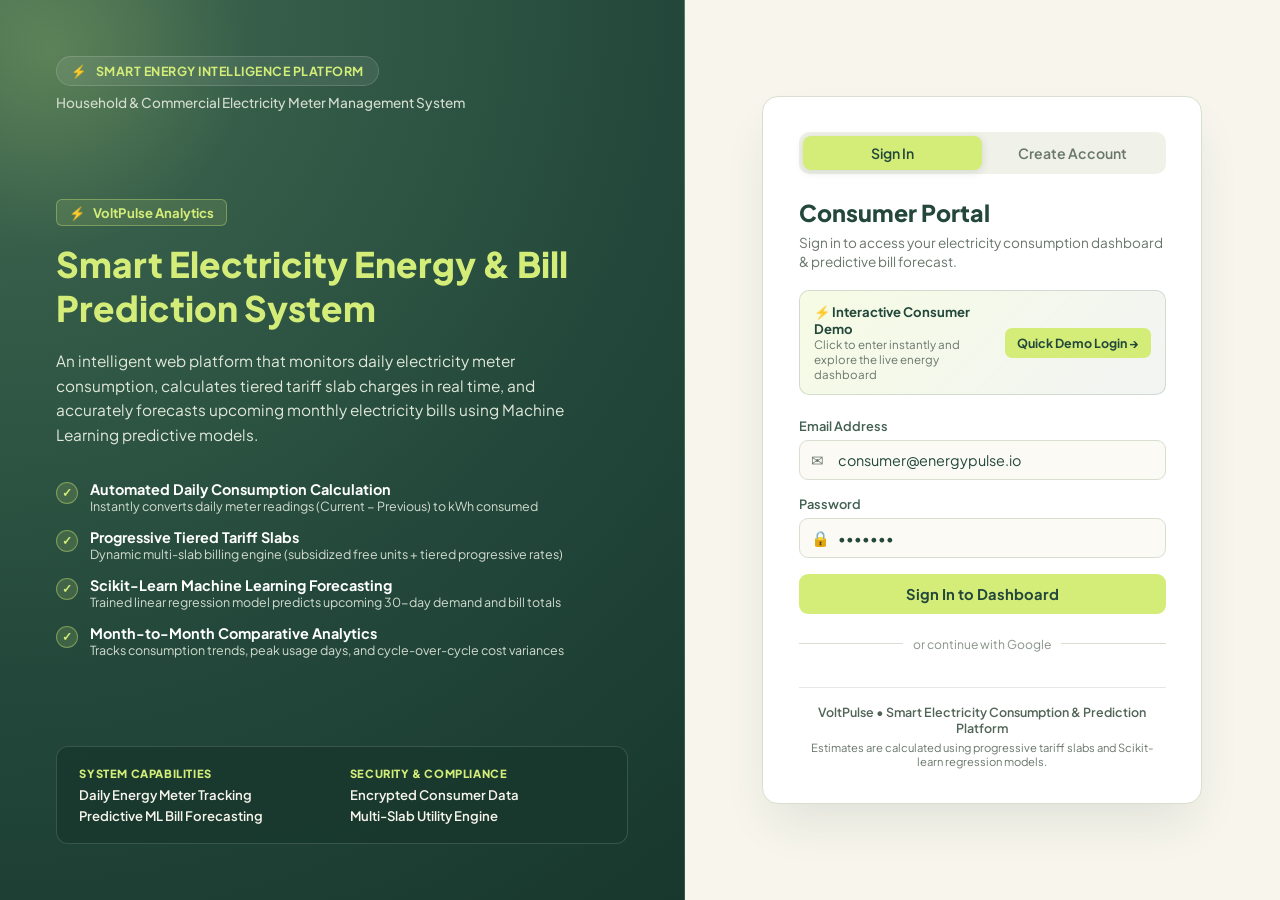
<file: frontend/login.html>
<!DOCTYPE html>
<html lang="en">
<head>
  <meta charset="UTF-8">
  <meta name="viewport" content="width=device-width, initial-scale=1.0">
  <title>VoltPulse | Smart Electricity Energy & Bill Prediction System</title>
  <link rel="preconnect" href="https://fonts.googleapis.com">
  <link rel="preconnect" href="https://fonts.gstatic.com" crossorigin>
  <link href="https://fonts.googleapis.com/css2?family=Plus+Jakarta+Sans:wght@300;400;500;600;700;800&display=swap" rel="stylesheet">
  <link rel="stylesheet" href="/frontend/login.css">
  <script src="https://accounts.google.com/gsi/client" async defer></script>
  <script src="/frontend/login.js" defer></script>
</head>
<body>
  <div class="auth-wrapper">
    <!-- Enterprise Energy Hero Sidebar -->
    <aside class="auth-hero">
      <div class="hero-header">
        <div class="university-pill">
          <span class="uni-icon">⚡</span>
          <span>SMART ENERGY INTELLIGENCE PLATFORM</span>
        </div>
        <p class="dept-tag">Household & Commercial Electricity Meter Management System</p>
      </div>

      <div class="hero-body">
        <div class="brand-tag">
          <span class="flash-icon">⚡</span>
          <span class="brand-name">VoltPulse Analytics</span>
        </div>
        <h1 class="hero-title">Smart Electricity Energy & Bill Prediction System</h1>
        <p class="hero-desc">
          An intelligent web platform that monitors daily electricity meter consumption, calculates tiered tariff slab charges in real time, and accurately forecasts upcoming monthly electricity bills using Machine Learning predictive models.
        </p>

        <div class="feature-checklist">
          <div class="feature-item">
            <span class="feat-check">✓</span>
            <div>
              <b>Automated Daily Consumption Calculation</b>
              <small>Instantly converts daily meter readings (Current − Previous) to kWh consumed</small>
            </div>
          </div>
          <div class="feature-item">
            <span class="feat-check">✓</span>
            <div>
              <b>Progressive Tiered Tariff Slabs</b>
              <small>Dynamic multi-slab billing engine (subsidized free units + tiered progressive rates)</small>
            </div>
          </div>
          <div class="feature-item">
            <span class="feat-check">✓</span>
            <div>
              <b>Scikit-Learn Machine Learning Forecasting</b>
              <small>Trained linear regression model predicts upcoming 30-day demand and bill totals</small>
            </div>
          </div>
          <div class="feature-item">
            <span class="feat-check">✓</span>
            <div>
              <b>Month-to-Month Comparative Analytics</b>
              <small>Tracks consumption trends, peak usage days, and cycle-over-cycle cost variances</small>
            </div>
          </div>
        </div>
      </div>

      <div class="academic-credits">
        <div class="credit-col">
          <span class="credit-role">SYSTEM CAPABILITIES</span>
          <b>Daily Energy Meter Tracking</b>
          <b>Predictive ML Bill Forecasting</b>
        </div>
        <div class="credit-col">
          <span class="credit-role">SECURITY & COMPLIANCE</span>
          <b>Encrypted Consumer Data</b>
          <b>Multi-Slab Utility Engine</b>
        </div>
      </div>
    </aside>

    <!-- Main Authentication Form Card -->
    <main class="auth-container">
      <div class="auth-card">
        <div class="auth-card-header">
          <div class="mobile-logo">
            <span class="flash-icon">⚡</span>
            <span>VoltPulse Energy</span>
          </div>
          <div class="tab-switch">
            <button type="button" id="tabLogin" class="tab-btn active">Sign In</button>
            <button type="button" id="tabRegister" class="tab-btn">Create Account</button>
          </div>
          <h2 id="formTitle">Consumer Portal</h2>
          <p id="formSubtitle" class="auth-subtitle">Sign in to access your electricity consumption dashboard & predictive bill forecast.</p>
        </div>

        <!-- Quick Demo Consumer Login -->
        <div class="demo-access-box">
          <div class="demo-text">
            <span>⚡ Interactive Consumer Demo</span>
            <small>Click to enter instantly and explore the live energy dashboard</small>
          </div>
          <button type="button" id="demoLoginBtn" class="demo-btn">
            Quick Demo Login &rarr;
          </button>
        </div>

        <form id="authForm" novalidate>
          <div id="nameGroup" class="form-group" style="display: none;">
            <label for="fullName">Full Name / Household Name</label>
            <div class="input-wrapper">
              <span class="input-icon">👤</span>
              <input type="text" id="fullName" placeholder="e.g. Household Account" autocomplete="name">
            </div>
          </div>

          <div class="form-group">
            <label for="email">Email Address</label>
            <div class="input-wrapper">
              <span class="input-icon">✉</span>
              <input type="email" id="email" required placeholder="name@example.com" autocomplete="email" value="consumer@energypulse.io">
            </div>
          </div>

          <div class="form-group">
            <label for="password">Password</label>
            <div class="input-wrapper">
              <span class="input-icon">🔒</span>
              <input type="password" id="password" required placeholder="Enter password (default: demo123)" autocomplete="current-password" value="demo123">
            </div>
          </div>

          <div id="authAlert" class="alert-box" style="display: none;"></div>

          <button type="submit" id="submitBtn" class="submit-btn">
            <span id="submitText">Sign In to Dashboard</span>
            <span id="submitSpinner" class="spinner" style="display: none;"></span>
          </button>
        </form>

        <div class="divider">
          <span>or continue with Google</span>
        </div>

        <div class="google-box">
          <div id="g_id_onload"
               data-client_id="363162487877-57o9frbktb36nasdu56kikejkkvlsjk8.apps.googleusercontent.com"
               data-callback="handleGoogleSignIn"
               data-auto_prompt="false">
          </div>
          <div class="g_id_signin"
               data-type="standard"
               data-size="large"
               data-theme="outline"
               data-text="signin_with"
               data-shape="rectangular"
               data-logo_alignment="left"
               data-width="360">
          </div>
        </div>

        <div class="auth-footer">
          <p>VoltPulse &bull; Smart Electricity Consumption & Prediction Platform</p>
          <small>Estimates are calculated using progressive tariff slabs and Scikit-learn regression models.</small>
        </div>
      </div>
    </main>
  </div>
</body>
</html>
</file>
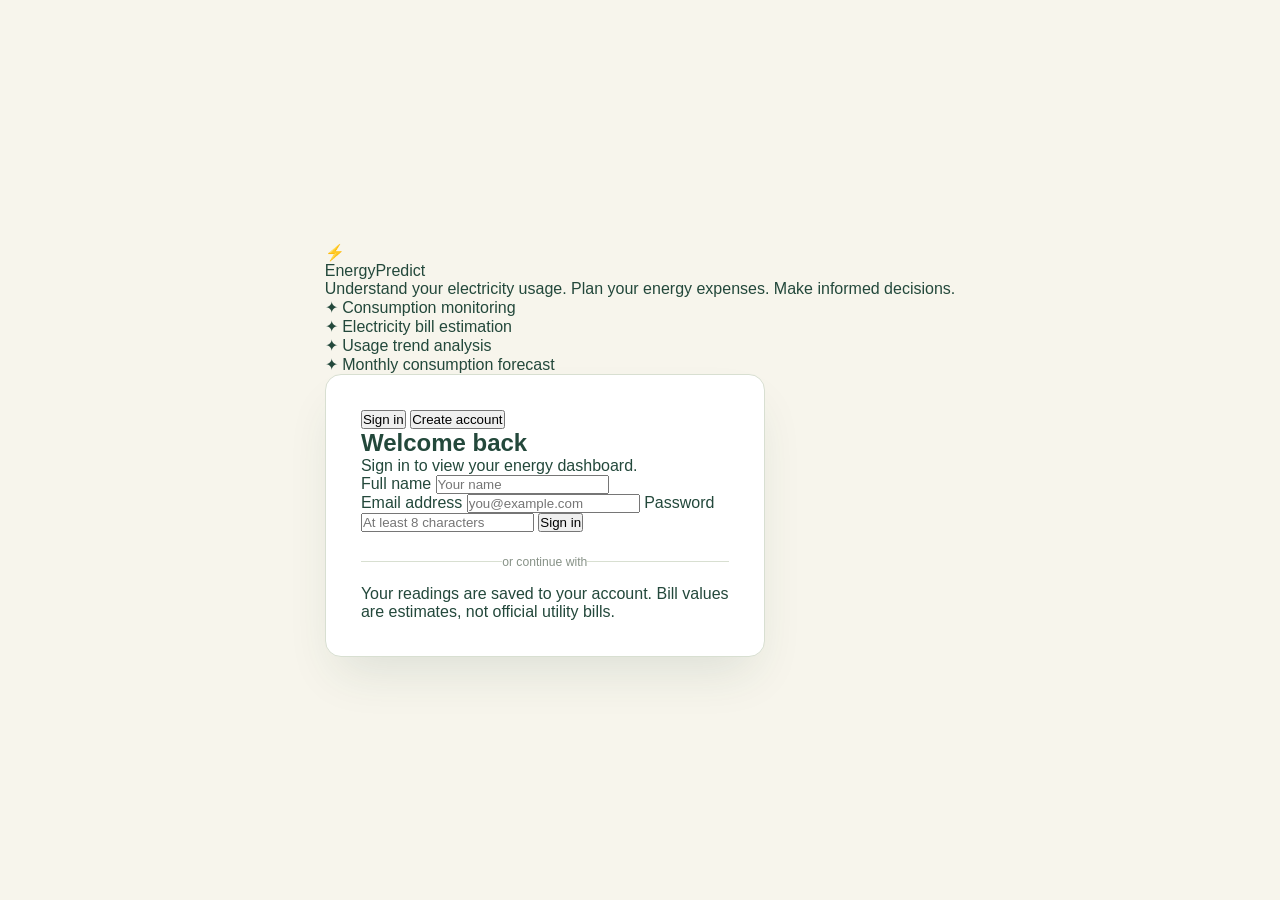
<file: backup_original/frontend/login.html>
<!DOCTYPE html>
<html lang="en">
<head>
  <meta charset="UTF-8">
  <meta name="viewport" content="width=device-width, initial-scale=1.0">
  <title>EnergyPredict | Welcome</title>
  <link rel="stylesheet" href="/frontend/login.css">
  <script src="https://accounts.google.com/gsi/client" async defer></script>
  <script src="/frontend/login.js" defer></script>
</head>
<body>
  <main class="auth-shell">
    <section class="auth-brand">
      <div class="brand-mark">⚡</div>
      <div class="brand-name">EnergyPredict</div>
      <p>Understand your electricity usage. Plan your energy expenses. Make informed decisions.</p>
      <div class="auth-feature"><span>✦</span> Consumption monitoring</div>
      <div class="auth-feature"><span>✦</span> Electricity bill estimation</div>
      <div class="auth-feature"><span>✦</span> Usage trend analysis</div>
      <div class="auth-feature"><span>✦</span> Monthly consumption forecast</div>
    </section>

    <section class="auth-card">
      <div class="tabs">
        <button type="button" id="loginTab" class="tab active">Sign in</button>
        <button type="button" id="registerTab" class="tab">Create account</button>
      </div>

      <h1 id="formTitle">Welcome back</h1>
      <p class="muted" id="formSubtitle">Sign in to view your energy dashboard.</p>

      <form id="authForm">
        <div id="nameField" class="hidden">
          <label for="name">Full name</label>
          <input id="name" name="name" autocomplete="name" placeholder="Your name">
        </div>

        <label for="email">Email address</label>
        <input id="email" name="email" type="email" required
               autocomplete="email" placeholder="you@example.com">

        <label for="password">Password</label>
        <input id="password" name="password" type="password" required
               minlength="8" autocomplete="current-password"
               placeholder="At least 8 characters">

        <button class="primary-btn" type="submit" id="submitButton">Sign in</button>
        <p id="authMessage" class="message" role="status"></p>
      </form>

      <div class="divider">or continue with</div>
      <div id="googleButton" class="google-wrap"></div>
      <p id="googleMessage" class="message" role="status"></p>
      <p class="fineprint">Your readings are saved to your account. Bill values are estimates, not official utility bills.</p>
     
<div class="google-login-wrapper">
    <div
        id="g_id_onload"
        data-client_id="363162487877-57o9frbktb36nasdu56kikejkkvlsjk8.apps.googleusercontent.com"
        data-callback="handleGoogleSignIn"
        data-auto_prompt="false">
    </div>

    <div
        class="g_id_signin"
        data-type="standard"
        data-size="large"
        data-theme="outline"
        data-text="continue_with"
        data-shape="rectangular"
        data-logo_alignment="left"
        data-width="380">
    </div>
</div>
    </section>
  </main>
  <script src="/frontend/login.js"></script>
</body>
</html>
</file>
<file: frontend/login.css>
:root {
  --primary: #D4ED79;
  --primary-hover: #B9D95B;
  --primary-light: rgba(212, 237, 121, 0.18);
  --accent-teal: #23483B;
  --accent-emerald: #426B52;
  --bg-dark: #F7F5EC;
  --bg-card: #FFFFFF;
  --bg-input: #FBFAF5;
  --border: #D8DFD1;
  --border-focus: #23483B;
  --text-main: #23483B;
  --text-muted: #68766B;
  --radius: 12px;
  --transition: all 0.2s cubic-bezier(0.4, 0, 0.2, 1);
}

* {
  box-sizing: border-box;
  margin: 0;
  padding: 0;
  font-family: 'Plus Jakarta Sans', -apple-system, BlinkMacSystemFont, 'Segoe UI', Roboto, sans-serif;
}

body {
  background: var(--bg-dark);
  color: var(--text-main);
  min-height: 100vh;
  display: flex;
  align-items: center;
  justify-content: center;
}

.auth-wrapper {
  display: grid;
  grid-template-columns: 1.15fr 1fr;
  width: 100%;
  min-height: 100vh;
}

/* Academic Sidebar */
.auth-hero {
  background: radial-gradient(circle at top left, #426B52, #23483B 60%, #18372D 100%);
  padding: 3.5rem 3.5rem;
  display: flex;
  flex-direction: column;
  justify-content: space-between;
  border-right: 1px solid rgba(255, 255, 255, 0.12);
  position: relative;
  overflow: hidden;
}

.auth-hero::before {
  content: "";
  position: absolute;
  top: -150px;
  left: -150px;
  width: 400px;
  height: 400px;
  background: radial-gradient(circle, rgba(212, 237, 121, 0.20), transparent 70%);
  border-radius: 50%;
  pointer-events: none;
}

.hero-header {
  position: relative;
  z-index: 2;
}

.university-pill {
  display: inline-flex;
  align-items: center;
  gap: 8px;
  background: rgba(255, 255, 255, 0.08);
  border: 1px solid rgba(255, 255, 255, 0.15);
  padding: 6px 14px;
  border-radius: 100px;
  font-size: 0.78rem;
  font-weight: 700;
  letter-spacing: 0.5px;
  color: #D4ED79;
  margin-bottom: 8px;
  backdrop-filter: blur(8px);
}

.dept-tag {
  color: #D3DCCF;
  font-size: 0.85rem;
  font-weight: 500;
}

.hero-body {
  position: relative;
  z-index: 2;
  margin: 2.5rem 0;
}

.brand-tag {
  display: inline-flex;
  align-items: center;
  gap: 8px;
  background: rgba(212, 237, 121, 0.12);
  border: 1px solid rgba(212, 237, 121, 0.35);
  color: #D4ED79;
  padding: 4px 12px;
  border-radius: 6px;
  font-size: 0.82rem;
  font-weight: 700;
  margin-bottom: 1rem;
}

.hero-title {
  font-size: 2.2rem;
  font-weight: 800;
  line-height: 1.25;
  margin-bottom: 1.2rem;
  color: #D4ED79;
}
.hero-desc {
  font-size: 0.96rem;
  color: #E0E8DA;
  line-height: 1.6;
  margin-bottom: 2rem;
  max-width: 540px;
}

.feature-checklist {
  display: flex;
  flex-direction: column;
  gap: 14px;
}

.feature-item {
  display: flex;
  align-items: flex-start;
  gap: 12px;
}

.feat-check {
  display: flex;
  align-items: center;
  justify-content: center;
  width: 22px;
  height: 22px;
  background: rgba(212, 237, 121, 0.15);
  border: 1px solid rgba(212, 237, 121, 0.4);
  color: #D4ED79;
  border-radius: 50%;
  font-size: 0.75rem;
  font-weight: 800;
  flex-shrink: 0;
  margin-top: 2px;
}

.feature-item b {
  display: block;
  font-size: 0.9rem;
  color: #FFFFFF;
}

.feature-item small {
  display: block;
  font-size: 0.78rem;
  color: #D3DCCF;
}

.academic-credits {
  position: relative;
  z-index: 2;
  display: grid;
  grid-template-columns: 1fr 1fr;
  gap: 16px;
  background: rgba(24, 55, 45, 0.8);
  border: 1px solid rgba(255, 255, 255, 0.14);
  padding: 1.2rem 1.4rem;
  border-radius: var(--radius);
  backdrop-filter: blur(12px);
}

.credit-col {
  display: flex;
  flex-direction: column;
  gap: 4px;
}

.credit-role {
  font-size: 0.7rem;
  font-weight: 800;
  letter-spacing: 0.6px;
  color: #D4ED79;
  margin-bottom: 2px;
}

.credit-col b {
  font-size: 0.82rem;
  color: #F7F5EC;
  font-weight: 600;
}

/* Auth Card Right Column */
.auth-container {
  display: flex;
  align-items: center;
  justify-content: center;
  padding: 3rem 2rem;
  background: #F7F5EC;
}

.auth-card {
  width: 100%;
  max-width: 440px;
  background: var(--bg-card);
  border: 1px solid var(--border);
  border-radius: 16px;
  padding: 2.2rem 2.2rem;
  box-shadow: 0 25px 50px -12px rgba(35, 72, 59, 0.12);
}

.mobile-logo {
  display: none;
  align-items: center;
  gap: 8px;
  font-size: 1.1rem;
  font-weight: 800;
  color: #23483B;
  margin-bottom: 1rem;
}

.tab-switch {
  display: flex;
  background: #F0F1E8;
  border-radius: 10px;
  padding: 4px;
  margin-bottom: 1.5rem;
}

.tab-btn {
  flex: 1;
  background: transparent;
  border: none;
  color: var(--text-muted);
  font-size: 0.88rem;
  font-weight: 600;
  padding: 8px;
  border-radius: 8px;
  cursor: pointer;
  transition: var(--transition);
}

.tab-btn.active {
  background: var(--primary);
  color: #23483B;
  box-shadow: 0 2px 8px rgba(35, 72, 59, 0.14);
}

.auth-card-header h2 {
  font-size: 1.45rem;
  font-weight: 800;
  margin-bottom: 6px;
  color: #23483B;
}

.auth-subtitle {
  font-size: 0.85rem;
  color: var(--text-muted);
  margin-bottom: 1.2rem;
  line-height: 1.4;
}

/* Demo Access Box */
.demo-access-box {
  background: linear-gradient(135deg, rgba(212, 237, 121, 0.20), rgba(35, 72, 59, 0.06));
  border: 1px solid rgba(35, 72, 59, 0.16);
  border-radius: 10px;
  padding: 12px 14px;
  margin-bottom: 1.4rem;
  display: flex;
  align-items: center;
  justify-content: space-between;
  gap: 12px;
}

.demo-text span {
  display: block;
  font-size: 0.82rem;
  font-weight: 700;
  color: #23483B;
}

.demo-text small {
  display: block;
  font-size: 0.72rem;
  color: var(--text-muted);
}

.demo-btn {
  background: #D4ED79;
  color: #23483B;
  border: none;
  font-size: 0.78rem;
  font-weight: 700;
  padding: 7px 12px;
  border-radius: 7px;
  cursor: pointer;
  white-space: nowrap;
  transition: var(--transition);
}

.demo-btn:hover {
  background: #23483B;
  color: #D4ED79;
  transform: translateY(-1px);
}

/* Form inputs */
.form-group {
  margin-bottom: 1rem;
}

.form-group label {
  display: block;
  font-size: 0.8rem;
  font-weight: 600;
  color: #426052;
  margin-bottom: 6px;
}

.input-wrapper {
  position: relative;
  display: flex;
  align-items: center;
}

.input-icon {
  position: absolute;
  left: 12px;
  font-size: 0.95rem;
  color: var(--text-muted);
}

.input-wrapper input {
  width: 100%;
  background: var(--bg-input);
  border: 1px solid var(--border);
  border-radius: 9px;
  padding: 10px 14px 10px 38px;
  font-size: 0.9rem;
  color: #23483B;
  outline: none;
  transition: var(--transition);
}

.input-wrapper input:focus {
  border-color: var(--border-focus);
  box-shadow: 0 0 0 3px rgba(35, 72, 59, 0.13);
}

.input-wrapper input::placeholder {
  color: #879287;
  font-size: 0.85rem;
}

.alert-box {
  padding: 10px 14px;
  border-radius: 8px;
  font-size: 0.82rem;
  margin-bottom: 1rem;
  line-height: 1.4;
}

.alert-box.error {
  background: #FCE8E6;
  border: 1px solid #E8B5AF;
  color: #A52A22;
}

.alert-box.success {
  background: #EAF4D2;
  border: 1px solid #C8DDA0;
  color: #23483B;
}

.submit-btn {
  width: 100%;
  background: #D4ED79;
  color: #23483B;
  border: none;
  border-radius: 9px;
  padding: 11px;
  font-size: 0.92rem;
  font-weight: 700;
  cursor: pointer;
  transition: var(--transition);
  display: flex;
  align-items: center;
  justify-content: center;
  gap: 8px;
  margin-top: 0.5rem;
}

.submit-btn:hover {
  background: #23483B;
  color: #D4ED79;
  box-shadow: 0 4px 12px rgba(35, 72, 59, 0.18);
}

.spinner {
  width: 16px;
  height: 16px;
  border: 2px solid rgba(35, 72, 59, 0.25);
  border-top-color: #23483B;
  border-radius: 50%;
  animation: spin 0.6s linear infinite;
}

@keyframes spin {
  to { transform: rotate(360deg); }
}

.divider {
  display: flex;
  align-items: center;
  text-align: center;
  color: #879287;
  font-size: 0.76rem;
  margin: 1.4rem 0 1rem;
}

.divider::before, .divider::after {
  content: "";
  flex: 1;
  border-bottom: 1px solid var(--border);
}

.divider span {
  padding: 0 10px;
}

.google-box {
  display: flex;
  justify-content: center;
  margin-bottom: 1.2rem;
}

.auth-footer {
  text-align: center;
  border-top: 1px solid rgba(35, 72, 59, 0.12);
  padding-top: 1rem;
  color: #68766B;
}

.auth-footer p {
  font-size: 0.78rem;
  font-weight: 600;
  color: #526458;
  margin-bottom: 4px;
}

.auth-footer small {
  font-size: 0.7rem;
  display: block;
}

/* Mobile responsive */
@media (max-width: 900px) {
  .auth-wrapper {
    grid-template-columns: 1fr;
  }
  .auth-hero {
    display: none;
  }
  .mobile-logo {
    display: flex;
  }
  .auth-container {
    padding: 1.5rem;
  }
}
</file>
